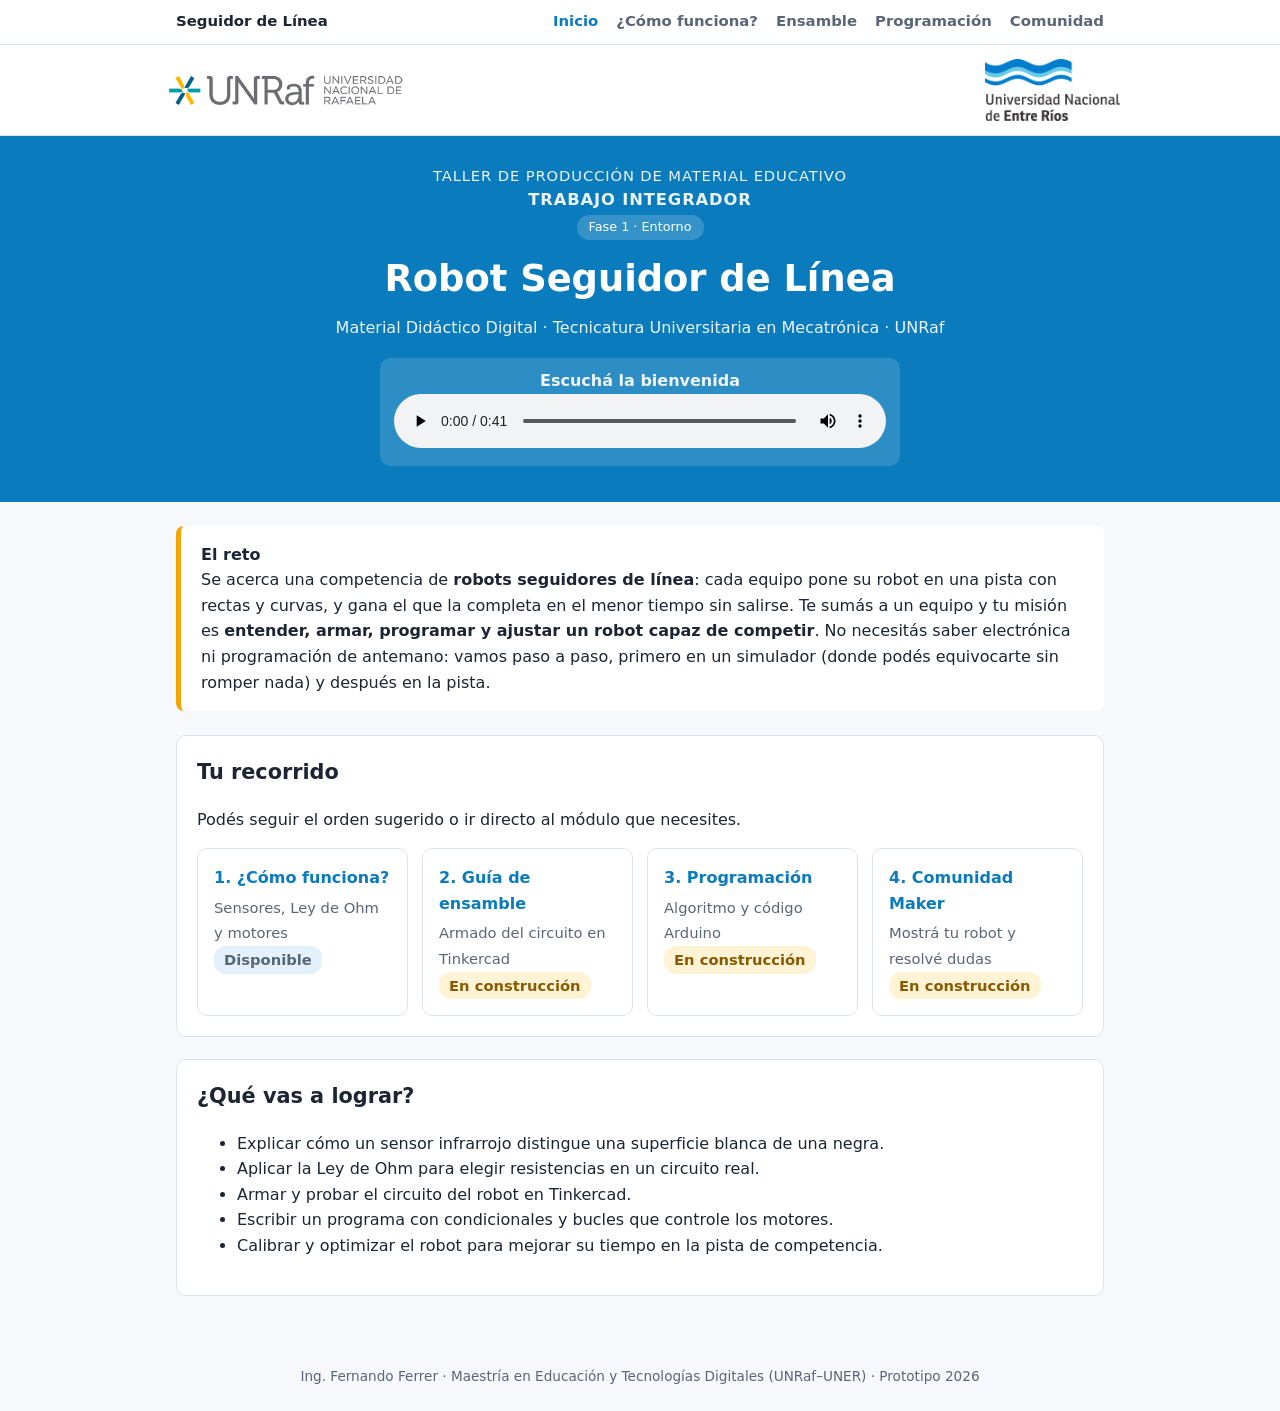
<file: index.html>
<!doctype html>
<html lang="es">
<head>
<meta charset="utf-8">
<meta name="viewport" content="width=device-width, initial-scale=1">
<title>Robot Seguidor de Línea</title>
<meta name="description" content="Material Didáctico Digital de Robótica Educativa para ingresantes a la T.U.M. (UNRaf)">
<link rel="stylesheet" href="styles.css">
</head>
<body>
<nav class="top"><div class="in">
  <a class="marca" href="index.html">Seguidor de Línea</a>
  <a class="activo" href="index.html">Inicio</a>
  <a href="como-funciona.html">¿Cómo funciona?</a>
  <a href="ensamble.html">Ensamble</a>
  <a href="programacion.html">Programación</a>
  <a href="comunidad.html">Comunidad</a>
</div></nav>

<header class="hero">
  <div class="logos">
    <img src="Imagen/Enc-UNRAF-web-3.png" alt="Universidad Nacional de Rafaela (UNRaf)" onerror="this.style.display='none'">
    <img src="Imagen/Logo%20Uner%20Original.png" alt="Universidad Nacional de Entre Ríos (UNER)" onerror="this.style.display='none'">
  </div>
  <p class="copete"><span class="taller">Taller de Producción de Material Educativo</span><br><strong>Trabajo integrador</strong></p>
  <span class="fase">Fase 1 · Entorno</span>
  <h1>Robot Seguidor de Línea</h1>
  <p>Material Didáctico Digital · Tecnicatura Universitaria en Mecatrónica · UNRaf</p>
  <div class="audio-hero">
    <p>Escuchá la bienvenida</p>
    <audio controls preload="metadata">
      <source src="Audio/bienvenida.mp3" type="audio/mpeg">
      Tu navegador no puede reproducir este audio.
    </audio>
  </div>
</header>

<main>
  <div class="reto">
    <strong>El reto</strong><br>
    Se acerca una competencia de <strong>robots seguidores de línea</strong>: cada equipo pone su robot en una pista
    con rectas y curvas, y gana el que la completa en el menor tiempo sin salirse.
    Te sumás a un equipo y tu misión es <strong>entender, armar, programar y ajustar un robot capaz de competir</strong>.
    No necesitás saber electrónica ni programación de antemano: vamos paso a paso, primero en un simulador
    (donde podés equivocarte sin romper nada) y después en la pista.
  </div>


  <section class="caja">
    <h2>Tu recorrido</h2>
    <p>Podés seguir el orden sugerido o ir directo al módulo que necesites.</p>
    <div class="grid">
      <a class="nodo" href="como-funciona.html"><strong>1. ¿Cómo funciona?</strong><span>Sensores, Ley de Ohm y motores</span><br><span class="badge">Disponible</span></a>
      <a class="nodo" href="ensamble.html"><strong>2. Guía de ensamble</strong><span>Armado del circuito en Tinkercad</span><br><span class="badge wip">En construcción</span></a>
      <a class="nodo" href="programacion.html"><strong>3. Programación</strong><span>Algoritmo y código Arduino</span><br><span class="badge wip">En construcción</span></a>
      <a class="nodo" href="comunidad.html"><strong>4. Comunidad Maker</strong><span>Mostrá tu robot y resolvé dudas</span><br><span class="badge wip">En construcción</span></a>
    </div>
  </section>

  <section class="caja">
    <h2>¿Qué vas a lograr?</h2>
    <ul>
      <li>Explicar cómo un sensor infrarrojo distingue una superficie blanca de una negra.</li>
      <li>Aplicar la Ley de Ohm para elegir resistencias en un circuito real.</li>
      <li>Armar y probar el circuito del robot en Tinkercad.</li>
      <li>Escribir un programa con condicionales y bucles que controle los motores.</li>
      <li>Calibrar y optimizar el robot para mejorar su tiempo en la pista de competencia.</li>
    </ul>
  </section>
</main>

<footer>
  Ing. Fernando Ferrer · Maestría en Educación y Tecnologías Digitales (UNRaf–UNER) · Prototipo 2026
</footer>
</body>
</html>
</file>
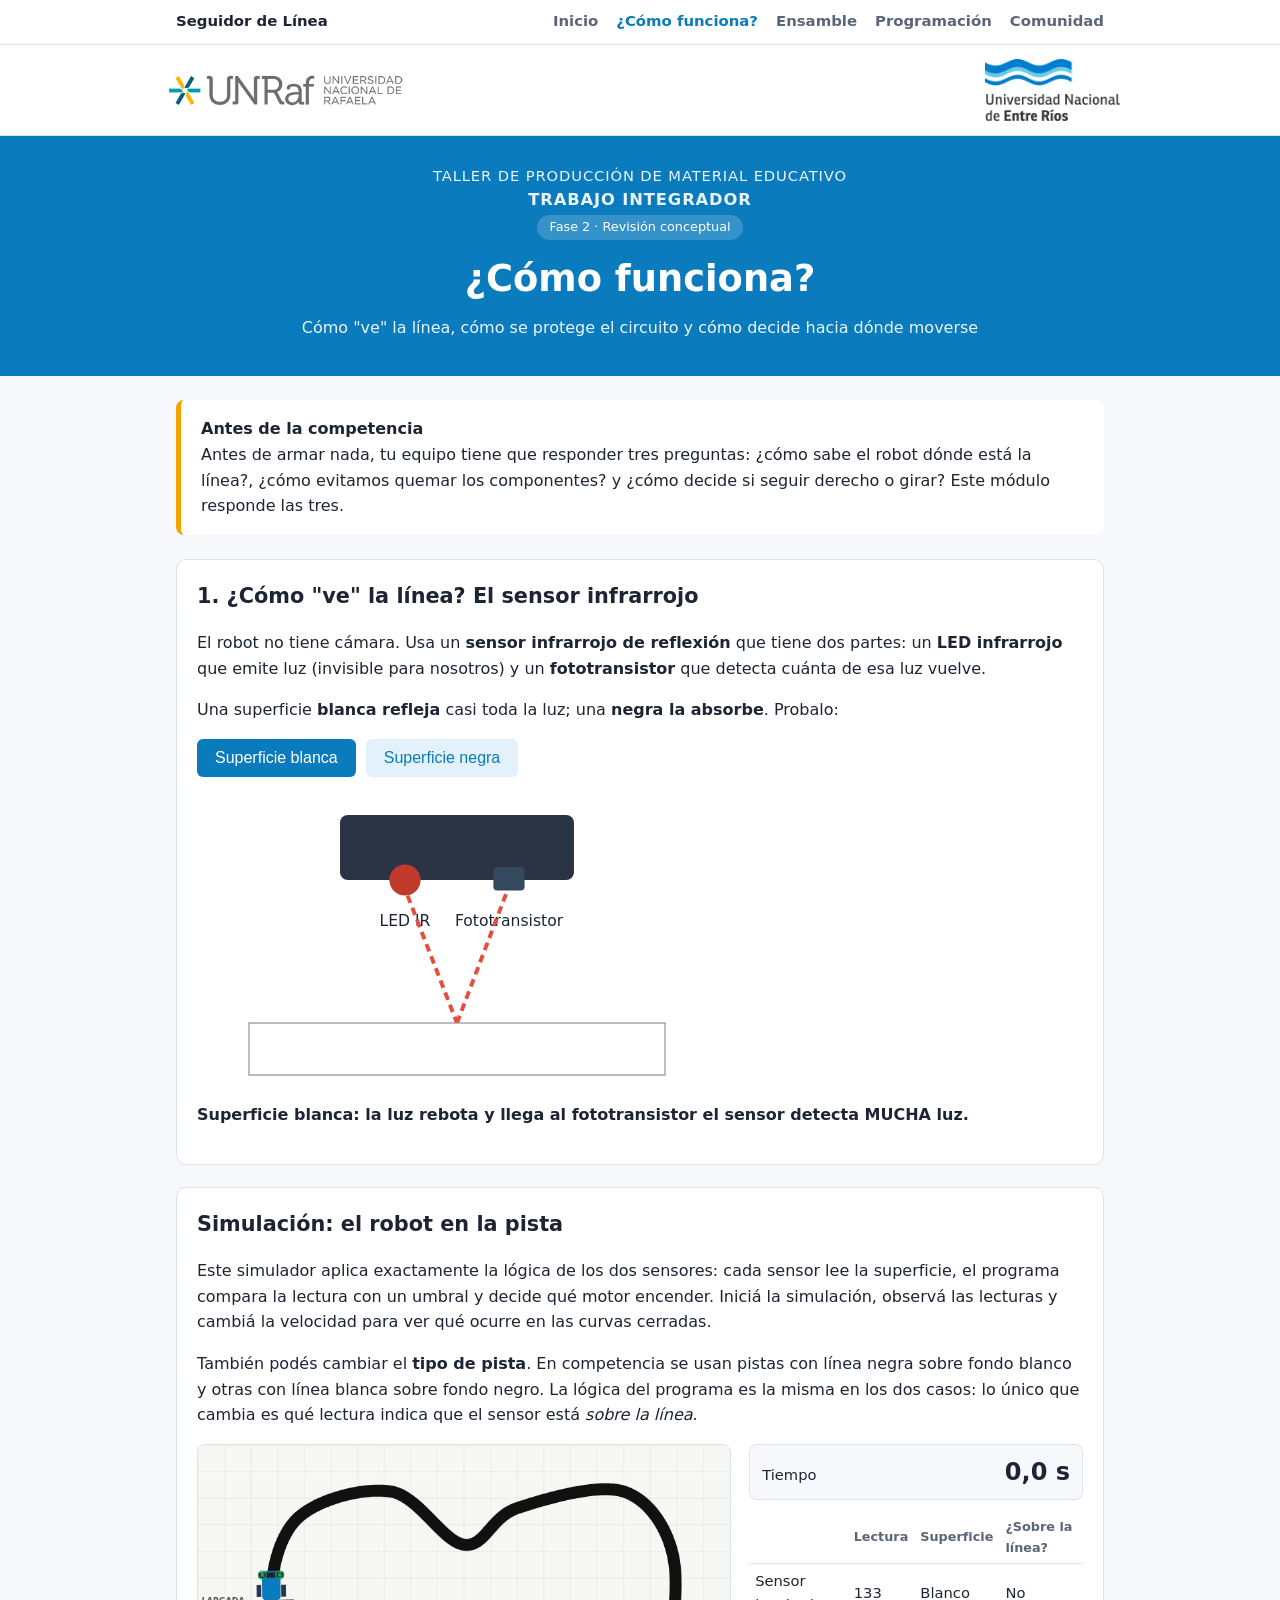
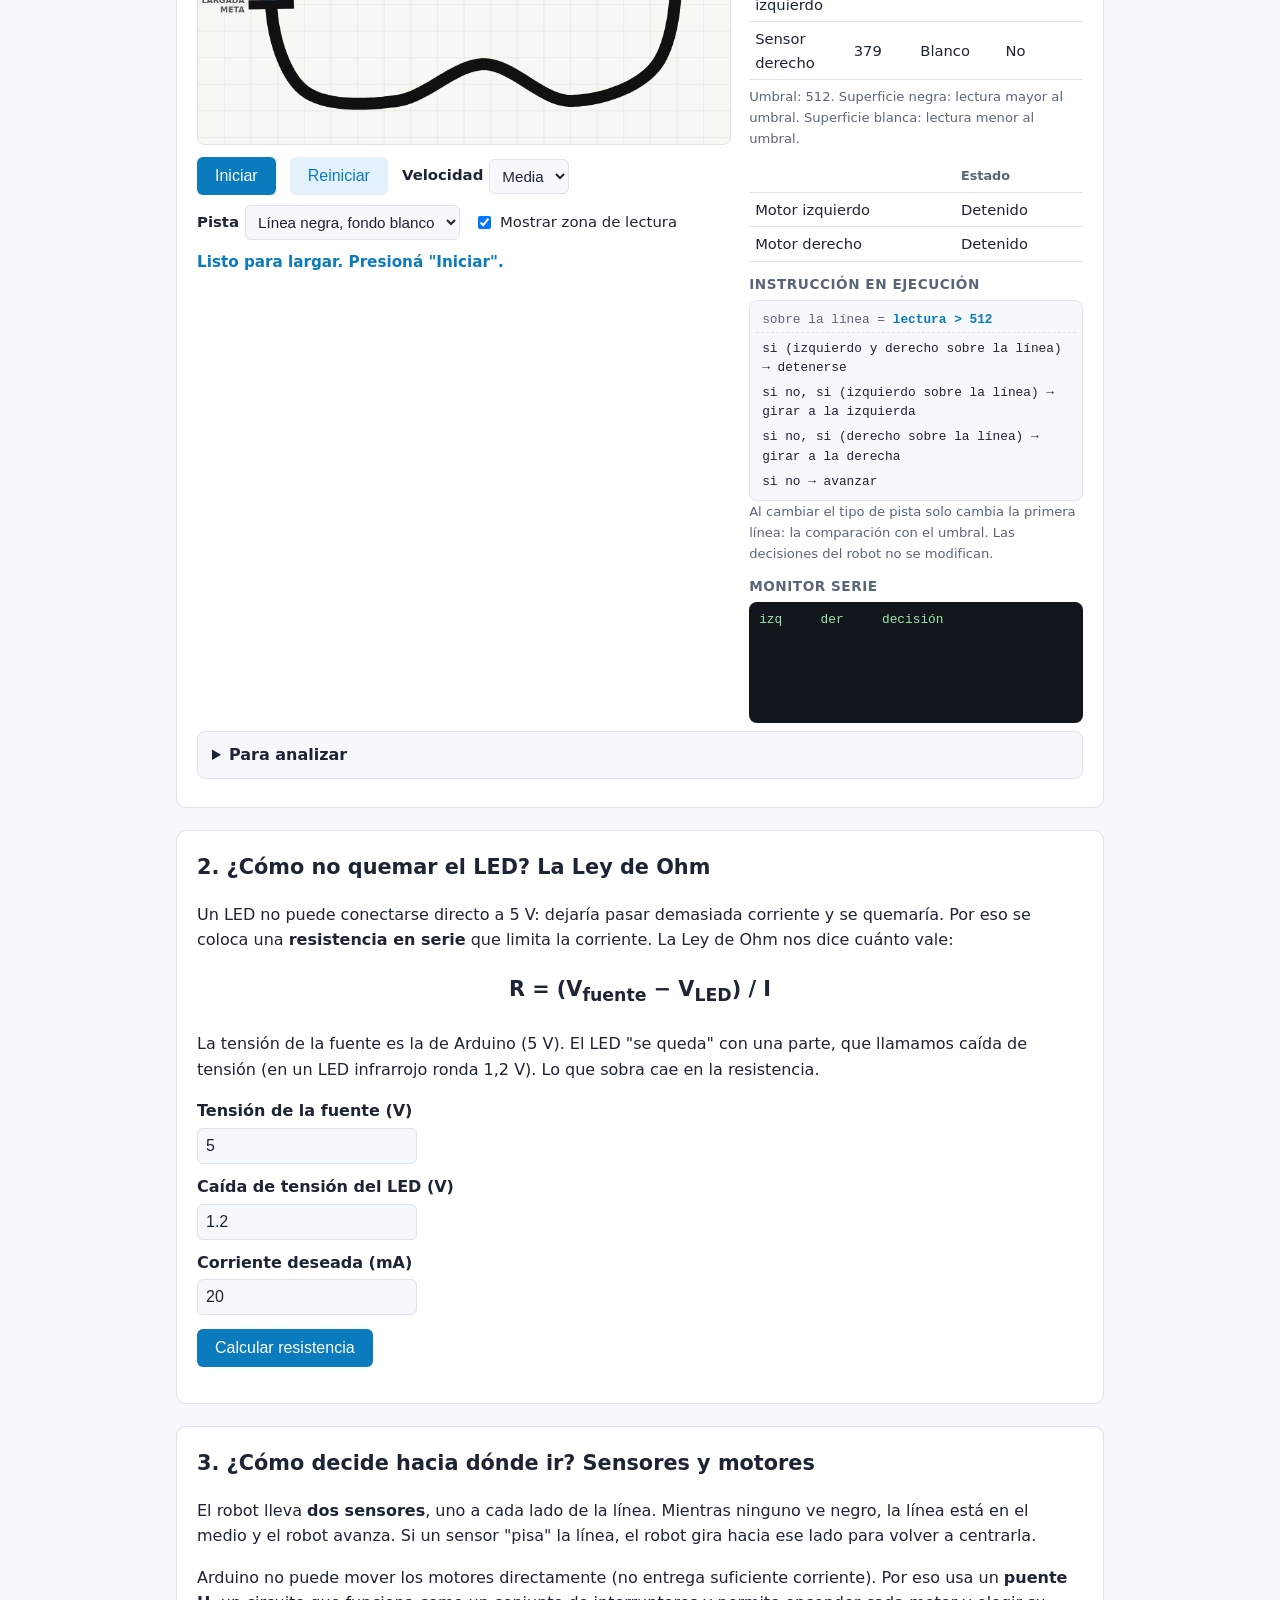
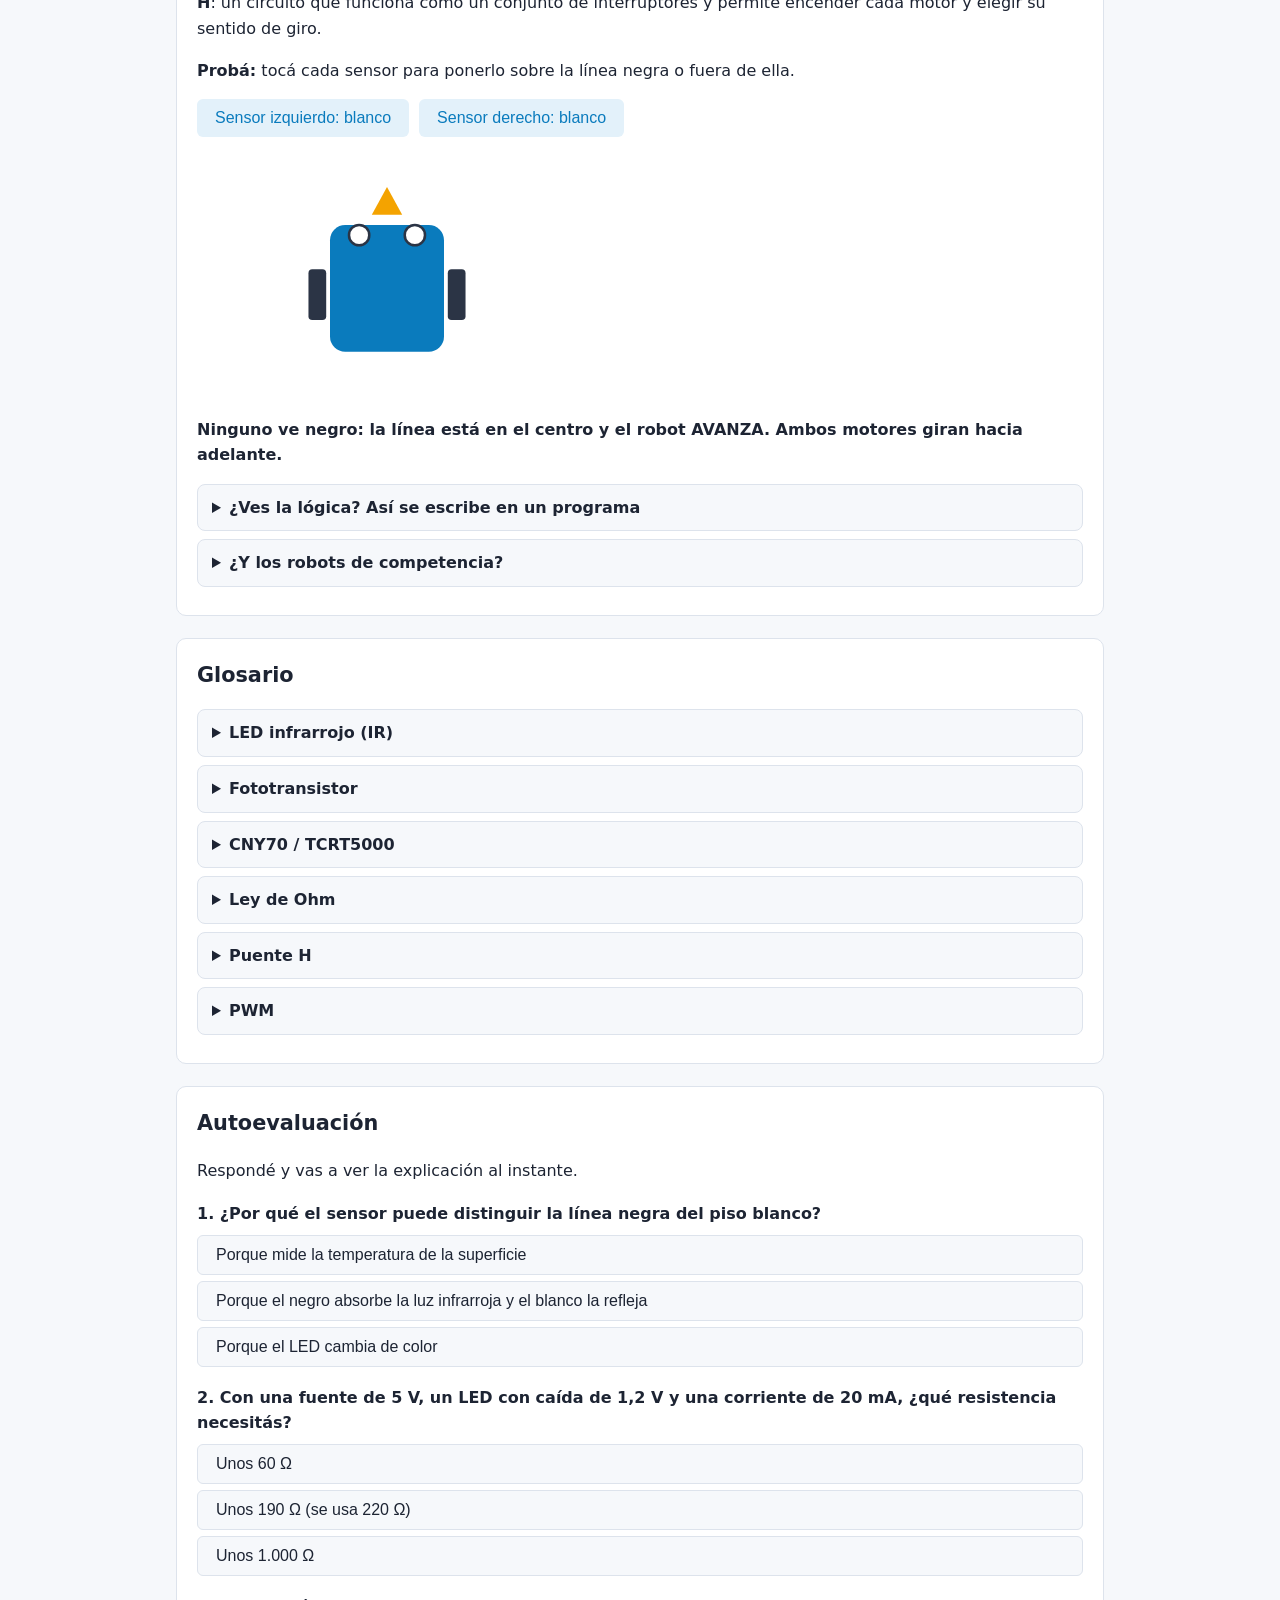
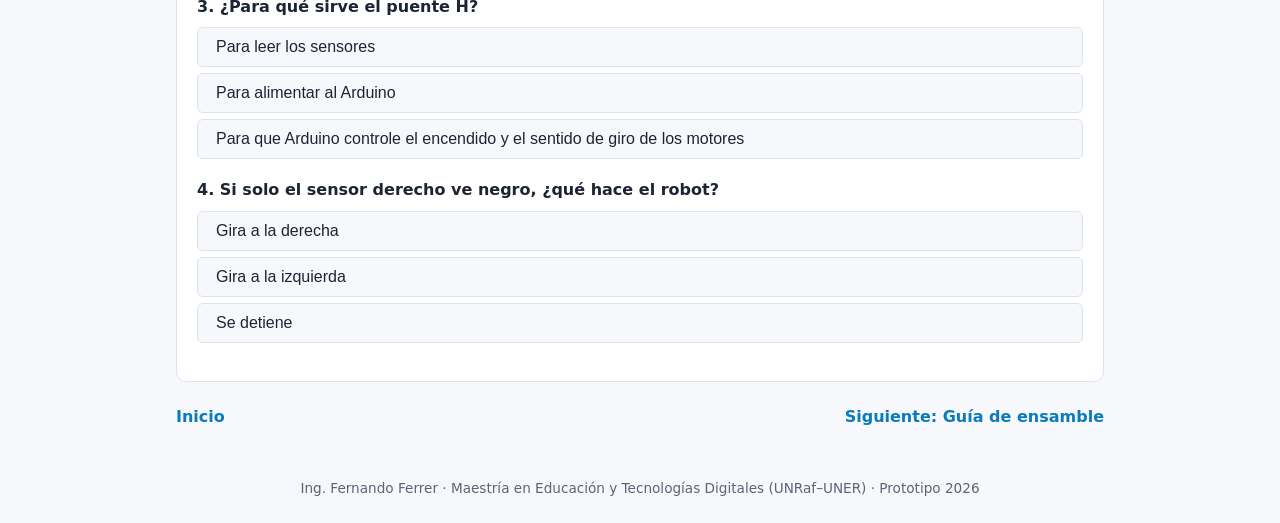
<file: como-funciona.html>
<!doctype html>
<html lang="es">
<head>
<meta charset="utf-8">
<meta name="viewport" content="width=device-width, initial-scale=1">
<title>¿Cómo funciona? · Seguidor de Línea</title>
<link rel="stylesheet" href="styles.css">
</head>
<body>
<nav class="top"><div class="in">
  <a class="marca" href="index.html">Seguidor de Línea</a>
  <a href="index.html">Inicio</a>
  <a class="activo" href="como-funciona.html">¿Cómo funciona?</a>
  <a href="ensamble.html">Ensamble</a>
  <a href="programacion.html">Programación</a>
  <a href="comunidad.html">Comunidad</a>
</div></nav>

<header class="hero">
  <div class="logos">
    <img src="Imagen/Enc-UNRAF-web-3.png" alt="Universidad Nacional de Rafaela (UNRaf)" onerror="this.style.display='none'">
    <img src="Imagen/Logo%20Uner%20Original.png" alt="Universidad Nacional de Entre Ríos (UNER)" onerror="this.style.display='none'">
  </div>
  <p class="copete"><span class="taller">Taller de Producción de Material Educativo</span><br><strong>Trabajo integrador</strong></p>
  <span class="fase">Fase 2 · Revisión conceptual</span>
  <h1>¿Cómo funciona?</h1>
  <p>Cómo "ve" la línea, cómo se protege el circuito y cómo decide hacia dónde moverse</p>
</header>

<main>
  <div class="reto">
    <strong>Antes de la competencia</strong><br>
    Antes de armar nada, tu equipo tiene que responder tres preguntas: ¿cómo sabe el robot dónde está la línea?,
    ¿cómo evitamos quemar los componentes? y ¿cómo decide si seguir derecho o girar?
    Este módulo responde las tres.
  </div>

  <!-- 1. SENSOR -->
  <section class="caja">
    <h2>1. ¿Cómo "ve" la línea? El sensor infrarrojo</h2>
    <p>El robot no tiene cámara. Usa un <strong>sensor infrarrojo de reflexión</strong> que tiene dos partes:
      un <strong>LED infrarrojo</strong> que emite luz (invisible para nosotros) y un <strong>fototransistor</strong> que detecta cuánta de esa luz vuelve.</p>
    <p>Una superficie <strong>blanca refleja</strong> casi toda la luz; una <strong>negra la absorbe</strong>. Probalo:</p>
    <div style="display:flex;gap:10px;flex-wrap:wrap;margin:12px 0">
      <button id="bBlanco" onclick="superficie('blanco')">Superficie blanca</button>
      <button id="bNegro" class="sec" onclick="superficie('negro')">Superficie negra</button>
    </div>
    <svg viewBox="0 0 400 230" style="width:100%;max-width:520px;display:block" role="img" aria-label="Esquema del sensor infrarrojo sobre la superficie">
      <rect x="110" y="20" width="180" height="50" rx="6" fill="#2b3445"/>
      <circle cx="160" cy="70" r="12" fill="#c0392b"/>
      <text x="160" y="105" text-anchor="middle" font-size="12" fill="currentColor">LED IR</text>
      <rect x="228" y="60" width="24" height="18" rx="3" fill="#34495e"/>
      <text x="240" y="105" text-anchor="middle" font-size="12" fill="currentColor">Fototransistor</text>
      <line x1="162" y1="82" x2="200" y2="180" stroke="#e74c3c" stroke-width="3" stroke-dasharray="6 4"/>
      <line id="rayo" x1="200" y1="180" x2="238" y2="80" stroke="#e74c3c" stroke-width="3" stroke-dasharray="6 4"/>
      <rect id="piso" x="40" y="180" width="320" height="40" fill="#ffffff" stroke="#999"/>
    </svg>
    <p class="res" id="lectura"></p>
  </section>

  <!-- SIMULACIÓN -->
  <section class="caja" id="simulacion">
    <h2>Simulación: el robot en la pista</h2>
    <p>Este simulador aplica exactamente la lógica de los dos sensores: cada sensor lee la superficie, el programa compara
      la lectura con un umbral y decide qué motor encender. Iniciá la simulación, observá las lecturas y cambiá la velocidad
      para ver qué ocurre en las curvas cerradas.</p>
    <p>También podés cambiar el <strong>tipo de pista</strong>. En competencia se usan pistas con línea negra sobre fondo
      blanco y otras con línea blanca sobre fondo negro. La lógica del programa es la misma en los dos casos: lo único
      que cambia es qué lectura indica que el sensor está <em>sobre la línea</em>.</p>

    <div class="sim">
      <div class="sim-pista">
        <canvas id="simCanvas" width="800" height="450" aria-label="Simulación de un robot seguidor de línea recorriendo una pista"></canvas>
        <div class="sim-controles">
          <button id="simPlay" type="button">Iniciar</button>
          <button id="simReset" type="button" class="sec">Reiniciar</button>
          <label class="sim-vel">Velocidad
            <select id="simVel">
              <option value="70">Baja</option>
              <option value="120" selected>Media</option>
              <option value="190">Alta</option>
            </select>
          </label>
          <label class="sim-vel">Pista
            <select id="simPista">
              <option value="0" selected>Línea negra, fondo blanco</option>
              <option value="1">Línea blanca, fondo negro</option>
            </select>
          </label>
          <label class="sim-check"><input type="checkbox" id="simRayos" checked> Mostrar zona de lectura</label>
        </div>
        <p class="sim-estado" id="simEstado">Listo para largar. Presioná "Iniciar".</p>
      </div>

      <div class="sim-panel">
        <div class="sim-tiempo"><span>Tiempo</span><strong id="simTiempo">0,0 s</strong></div>

        <table class="sim-tabla">
          <thead><tr><th></th><th>Lectura</th><th>Superficie</th><th>¿Sobre la línea?</th></tr></thead>
          <tbody>
            <tr><td>Sensor izquierdo</td><td id="lecIzq">—</td><td id="supIzq">—</td><td id="linIzq">—</td></tr>
            <tr><td>Sensor derecho</td><td id="lecDer">—</td><td id="supDer">—</td><td id="linDer">—</td></tr>
          </tbody>
        </table>
        <p class="sim-nota">Umbral: 512. Superficie negra: lectura mayor al umbral. Superficie blanca: lectura menor al umbral.</p>

        <table class="sim-tabla">
          <thead><tr><th></th><th>Estado</th></tr></thead>
          <tbody>
            <tr><td>Motor izquierdo</td><td id="motIzq">Detenido</td></tr>
            <tr><td>Motor derecho</td><td id="motDer">Detenido</td></tr>
          </tbody>
        </table>

        <p class="sim-sub">Instrucción en ejecución</p>
        <div class="sim-codigo">
          <span class="def">sobre la línea = <b id="cDef">lectura &gt; 512</b></span>
          <span id="c0">si (izquierdo y derecho sobre la línea) → detenerse</span>
          <span id="c1">si no, si (izquierdo sobre la línea) → girar a la izquierda</span>
          <span id="c2">si no, si (derecho sobre la línea) → girar a la derecha</span>
          <span id="c3">si no → avanzar</span>
        </div>
        <p class="sim-nota">Al cambiar el tipo de pista solo cambia la primera línea: la comparación con el umbral. Las decisiones del robot no se modifican.</p>

        <p class="sim-sub">Monitor serie</p>
        <pre class="sim-monitor" id="simMonitor"></pre>
      </div>
    </div>

    <details>
      <summary>Para analizar</summary>
      <ul>
        <li>¿Por qué el robot avanza "zigzagueando" en lugar de ir derecho sobre la línea?</li>
        <li>¿Qué pasa en la curva más cerrada cuando la velocidad es alta? ¿Por qué ocurre?</li>
        <li>¿Por qué se detiene al llegar a la franja de meta? Revisá la primera condición del programa.</li>
        <li>Compará las lecturas en los dos tipos de pista. ¿Qué cambió en el programa y qué se mantuvo igual? ¿Qué pasaría si no se ajustara la comparación con el umbral?</li>
        <li>Si fueras parte de un equipo de competencia, ¿qué cambiarías para bajar el tiempo sin salirte de la pista?</li>
      </ul>
    </details>
  </section>

  <!-- 2. OHM -->
  <section class="caja">
    <h2>2. ¿Cómo no quemar el LED? La Ley de Ohm</h2>
    <p>Un LED no puede conectarse directo a 5 V: dejaría pasar demasiada corriente y se quemaría.
      Por eso se coloca una <strong>resistencia en serie</strong> que limita la corriente. La Ley de Ohm nos dice cuánto vale:</p>
    <p style="text-align:center;font-size:1.3rem;font-weight:700">R = (V<sub>fuente</sub> − V<sub>LED</sub>) / I</p>
    <p>La tensión de la fuente es la de Arduino (5 V). El LED "se queda" con una parte, que llamamos caída de tensión
      (en un LED infrarrojo ronda 1,2 V). Lo que sobra cae en la resistencia.</p>
    <label for="vf">Tensión de la fuente (V)</label>
    <input id="vf" type="number" value="5" step="0.1">
    <label for="vl">Caída de tensión del LED (V)</label>
    <input id="vl" type="number" value="1.2" step="0.1">
    <label for="ma">Corriente deseada (mA)</label>
    <input id="ma" type="number" value="20" step="1">
    <div style="margin-top:14px"><button onclick="calcular()">Calcular resistencia</button></div>
    <p class="res" id="resOhm"></p>
  </section>

  <!-- 3. DECISION -->
  <section class="caja">
    <h2>3. ¿Cómo decide hacia dónde ir? Sensores y motores</h2>
    <p>El robot lleva <strong>dos sensores</strong>, uno a cada lado de la línea. Mientras ninguno ve negro, la línea está en el medio y el robot avanza.
      Si un sensor "pisa" la línea, el robot gira hacia ese lado para volver a centrarla.</p>
    <p>Arduino no puede mover los motores directamente (no entrega suficiente corriente). Por eso usa un <strong>puente H</strong>:
      un circuito que funciona como un conjunto de interruptores y permite encender cada motor y elegir su sentido de giro.</p>
    <p><strong>Probá:</strong> tocá cada sensor para ponerlo sobre la línea negra o fuera de ella.</p>
    <div style="display:flex;gap:10px;flex-wrap:wrap;margin:12px 0">
      <button id="sIzq" class="sec" onclick="toggle('izq')">Sensor izquierdo: blanco</button>
      <button id="sDer" class="sec" onclick="toggle('der')">Sensor derecho: blanco</button>
    </div>
    <svg viewBox="0 0 300 200" style="width:100%;max-width:380px;display:block" role="img" aria-label="Robot visto desde arriba">
      <g id="robot" style="transition:transform .4s" transform-origin="150 110">
        <rect x="105" y="60" width="90" height="100" rx="12" fill="#0a7bbd"/>
        <rect x="88" y="95" width="14" height="40" rx="3" fill="#2b3445"/>
        <rect x="198" y="95" width="14" height="40" rx="3" fill="#2b3445"/>
        <circle id="ledIzq" cx="128" cy="68" r="8" fill="#fff" stroke="#2b3445" stroke-width="2"/>
        <circle id="ledDer" cx="172" cy="68" r="8" fill="#fff" stroke="#2b3445" stroke-width="2"/>
        <polygon points="150,30 138,52 162,52" fill="#f4a300"/>
      </g>
    </svg>
    <p class="res" id="decision"></p>
    <details><summary>¿Ves la lógica? Así se escribe en un programa</summary>
<pre style="overflow-x:auto;font-size:.9rem">si (izquierdo ve negro Y derecho ve negro)  detenerse
si no, si (izquierdo ve negro)              girar a la izquierda
si no, si (derecho ve negro)                girar a la derecha
si no                                       avanzar</pre>
      Esto es una <strong>estructura condicional</strong>. En el módulo de Programación la vas a escribir en Arduino.
    </details>
    <details><summary>¿Y los robots de competencia?</summary>
      Con dos sensores el robot sigue la línea, pero "zigzaguea" y pierde tiempo. Los robots de competencia usan
      una <strong>barra de varios sensores</strong> (5 a 8) para saber <em>cuánto</em> se desvió de la línea, y regulan
      la velocidad de cada motor con <strong>PWM</strong> en lugar de solo encenderlos o apagarlos. Así pueden tomar
      las curvas sin frenar. Es el paso que vas a dar en el módulo de Programación.
    </details>
  </section>

  <!-- GLOSARIO -->
  <section class="caja">
    <h2>Glosario</h2>
    <details><summary>LED infrarrojo (IR)</summary>Diodo que emite luz infrarroja, invisible para el ojo humano pero detectable por sensores.</details>
    <details><summary>Fototransistor</summary>Componente que deja pasar más o menos corriente según la cantidad de luz que recibe.</details>
    <details><summary>CNY70 / TCRT5000</summary>Modelos comerciales de sensor de reflexión que traen el LED IR y el fototransistor en una misma pieza.</details>
    <details><summary>Ley de Ohm</summary>Relación entre tensión (V), corriente (I) y resistencia (R): V = I × R.</details>
    <details><summary>Puente H</summary>Circuito (por ejemplo L293D o L298N) que permite controlar el encendido y el sentido de giro de un motor de corriente continua.</details>
    <details><summary>PWM</summary>Modulación por ancho de pulso: una forma de regular la velocidad del motor encendiéndolo y apagándolo muy rápido.</details>
  </section>

  <!-- QUIZ -->
  <section class="caja">
    <h2>Autoevaluación</h2>
    <p>Respondé y vas a ver la explicación al instante.</p>
    <div id="quiz"></div>
    <p class="res" id="puntaje"></p>
  </section>

  <div class="pasos">
    <a href="index.html">Inicio</a>
    <a href="ensamble.html">Siguiente: Guía de ensamble </a>
  </div>
</main>

<footer>
  Ing. Fernando Ferrer · Maestría en Educación y Tecnologías Digitales (UNRaf–UNER) · Prototipo 2026
</footer>

<script>
// 1. Sensor
function superficie(tipo){
  var blanco = tipo === 'blanco';
  document.getElementById('piso').setAttribute('fill', blanco ? '#ffffff' : '#111111');
  var r = document.getElementById('rayo');
  r.setAttribute('opacity', blanco ? '1' : '0.12');
  document.getElementById('bBlanco').className = blanco ? '' : 'sec';
  document.getElementById('bNegro').className = blanco ? 'sec' : '';
  document.getElementById('lectura').textContent = blanco
    ? 'Superficie blanca: la luz rebota y llega al fototransistor el sensor detecta MUCHA luz.'
    : 'Superficie negra: la luz se absorbe y casi no vuelve el sensor detecta POCA luz. ¡Encontró la línea!';
}
superficie('blanco');

// 2. Ohm
var E12 = [1,1.2,1.5,1.8,2.2,2.7,3.3,3.9,4.7,5.6,6.8,8.2];
function comercial(r){
  var d = Math.pow(10, Math.floor(Math.log10(r)));
  for (var k = 0; k < 2; k++){
    for (var i = 0; i < E12.length; i++){ var v = E12[i]*d; if (v >= r - 1e-9) return v; }
    d *= 10;
  }
  return r;
}
function calcular(){
  var vf = parseFloat(document.getElementById('vf').value);
  var vl = parseFloat(document.getElementById('vl').value);
  var i = parseFloat(document.getElementById('ma').value) / 1000;
  var out = document.getElementById('resOhm');
  if (!(vf > 0) || !(vl >= 0) || !(i > 0)) { out.textContent = 'Revisá los valores: deben ser mayores a cero.'; return; }
  if (vl >= vf) { out.textContent = 'La caída del LED tiene que ser menor que la tensión de la fuente.'; return; }
  var r = (vf - vl) / i;
  var c = comercial(r);
  out.textContent = 'R = (' + vf + ' − ' + vl + ') / ' + i + ' A = ' + r.toFixed(0) +
    ' Ω   usá el valor comercial ' + (c >= 1000 ? (c/1000) + ' kΩ' : c.toFixed(0) + ' Ω') +
    ' (siempre el inmediato superior, así la corriente queda un poco por debajo del límite).';
}

// 3. Decision
var est = {izq:false, der:false};
function toggle(lado){
  est[lado] = !est[lado];
  var b = document.getElementById(lado === 'izq' ? 'sIzq' : 'sDer');
  b.textContent = 'Sensor ' + (lado === 'izq' ? 'izquierdo' : 'derecho') + ': ' + (est[lado] ? 'NEGRO' : 'blanco');
  b.className = est[lado] ? '' : 'sec';
  document.getElementById(lado === 'izq' ? 'ledIzq' : 'ledDer').setAttribute('fill', est[lado] ? '#111' : '#fff');
  decidir();
}
function decidir(){
  var t, ang = 0;
  if (est.izq && est.der){ t = 'Ambos ven negro (cruce o fin de pista): el robot se DETIENE. Los dos motores se apagan.'; }
  else if (est.izq){ t = 'La línea quedó a la izquierda: el robot GIRA A LA IZQUIERDA. Se frena el motor izquierdo y sigue el derecho.'; ang = -25; }
  else if (est.der){ t = 'La línea quedó a la derecha: el robot GIRA A LA DERECHA. Se frena el motor derecho y sigue el izquierdo.'; ang = 25; }
  else { t = 'Ninguno ve negro: la línea está en el centro y el robot AVANZA. Ambos motores giran hacia adelante.'; }
  document.getElementById('robot').setAttribute('transform', 'rotate(' + ang + ' 150 110)');
  document.getElementById('decision').textContent = t;
}
decidir();

// Quiz
var preguntas = [
  {p:'¿Por qué el sensor puede distinguir la línea negra del piso blanco?',
   o:['Porque mide la temperatura de la superficie','Porque el negro absorbe la luz infrarroja y el blanco la refleja','Porque el LED cambia de color'], c:1,
   e:'El fototransistor recibe mucha luz reflejada sobre blanco y muy poca sobre negro.'},
  {p:'Con una fuente de 5 V, un LED con caída de 1,2 V y una corriente de 20 mA, ¿qué resistencia necesitás?',
   o:['Unos 60 Ω','Unos 190 Ω (se usa 220 Ω)','Unos 1.000 Ω'], c:1,
   e:'R = (5 − 1,2) / 0,02 = 190 Ω. Se elige el valor comercial superior: 220 Ω.'},
  {p:'¿Para qué sirve el puente H?',
   o:['Para leer los sensores','Para alimentar al Arduino','Para que Arduino controle el encendido y el sentido de giro de los motores'], c:2,
   e:'Arduino da muy poca corriente; el puente H maneja la potencia de los motores siguiendo sus órdenes.'},
  {p:'Si solo el sensor derecho ve negro, ¿qué hace el robot?',
   o:['Gira a la derecha','Gira a la izquierda','Se detiene'], c:0,
   e:'La línea se corrió hacia la derecha, así que el robot gira hacia ese lado para volver a centrarla.'}
];
var aciertos = 0, respondidas = 0;
var qz = document.getElementById('quiz');
preguntas.forEach(function(q, n){
  var d = document.createElement('div'); d.className = 'pregunta';
  var h = document.createElement('p'); h.textContent = (n+1) + '. ' + q.p; d.appendChild(h);
  var fb = document.createElement('div'); fb.className = 'fb';
  q.o.forEach(function(txt, k){
    var b = document.createElement('button'); b.className = 'opc'; b.textContent = txt;
    b.onclick = function(){
      if (d.dataset.ok) return; d.dataset.ok = '1'; respondidas++;
      var bien = k === q.c; if (bien) aciertos++;
      b.classList.add(bien ? 'ok' : 'mal');
      d.querySelectorAll('.opc')[q.c].classList.add('ok');
      fb.textContent = (bien ? '¡Correcto! ' : 'No exactamente. ') + q.e;
      if (respondidas === preguntas.length)
        document.getElementById('puntaje').textContent = 'Resultado: ' + aciertos + ' de ' + preguntas.length +
          (aciertos === preguntas.length ? ' ¡Listo para el ensamble!' : ' · Repasá las secciones y volvé a intentarlo recargando la página.');
    };
    d.appendChild(b);
  });
  d.appendChild(fb); qz.appendChild(d);
});

// ===== Simulación del seguidor de línea =====
(function(){
  var cv = document.getElementById('simCanvas');
  if (!cv) return;
  var W = 800, H = 450, ctx = cv.getContext('2d');
  var dpr = Math.min(window.devicePixelRatio || 1, 2);
  cv.width = W * dpr; cv.height = H * dpr; ctx.setTransform(dpr, 0, 0, dpr, 0, 0);

  // --- Pista: spline cerrada (Catmull-Rom) ---
  var ctrl = [[110,240],[150,110],[290,70],[400,150],[480,95],[640,70],[715,170],[690,330],[560,385],[430,330],[300,385],[160,370]];
  var pista = [];
  (function(){
    var n = ctrl.length, pasos = 40;
    for (var i = 0; i < n; i++){
      var p0 = ctrl[(i-1+n)%n], p1 = ctrl[i], p2 = ctrl[(i+1)%n], p3 = ctrl[(i+2)%n];
      for (var s = 0; s < pasos; s++){
        var t = s/pasos, t2 = t*t, t3 = t2*t;
        pista.push([
          0.5*((2*p1[0]) + (-p0[0]+p2[0])*t + (2*p0[0]-5*p1[0]+4*p2[0]-p3[0])*t2 + (-p0[0]+3*p1[0]-3*p2[0]+p3[0])*t3),
          0.5*((2*p1[1]) + (-p0[1]+p2[1])*t + (2*p0[1]-5*p1[1]+4*p2[1]-p3[1])*t2 + (-p0[1]+3*p1[1]-3*p2[1]+p3[1])*t3)
        ]);
      }
    }
  })();
  var ANCHO_LINEA = 18;

  // Punto de largada / meta
  var iM = 0, pm = pista[iM], pn = pista[iM+3];
  var angM = Math.atan2(pn[1]-pm[1], pn[0]-pm[0]);

  // --- Lienzo oculto con la pista (para leer los sensores) ---
  var off = document.createElement('canvas'); off.width = W; off.height = H;
  var oc = off.getContext('2d');
  var INV = false;   // false: línea negra sobre blanco · true: línea blanca sobre negro
  function dibujarPista(c, conDetalles){
    var colFondo = INV ? '#141414' : '#f7f7f4', colLinea = INV ? '#f7f7f4' : '#111';
    c.fillStyle = colFondo; c.fillRect(0, 0, W, H);
    if (conDetalles){
      c.strokeStyle = INV ? '#262626' : '#e6e6e0'; c.lineWidth = 1;
      for (var x = 0; x < W; x += 40){ c.beginPath(); c.moveTo(x,0); c.lineTo(x,H); c.stroke(); }
      for (var y = 0; y < H; y += 40){ c.beginPath(); c.moveTo(0,y); c.lineTo(W,y); c.stroke(); }
    }
    c.strokeStyle = colLinea; c.lineWidth = ANCHO_LINEA; c.lineJoin = 'round'; c.lineCap = 'round';
    c.beginPath(); c.moveTo(pista[0][0], pista[0][1]);
    for (var i = 1; i < pista.length; i++) c.lineTo(pista[i][0], pista[i][1]);
    c.closePath(); c.stroke();
    // franja de meta (perpendicular a la línea)
    c.save(); c.translate(pm[0], pm[1]); c.rotate(angM);
    c.fillStyle = colLinea; c.fillRect(-7, -34, 14, 68);
    if (conDetalles){
      c.rotate(-angM); c.fillStyle = INV ? '#aaa' : '#555'; c.font = '600 12px system-ui, sans-serif'; c.textAlign = 'right';
      c.fillText('LARGADA', -40, -2); c.fillText('META', -40, 12);
    }
    c.restore();
  }
  dibujarPista(oc, false);
  var pix = oc.getImageData(0, 0, W, H).data;
  function sobreLinea(v){ return INV ? v < UMBRAL : v > UMBRAL; }
  function oscuro(x, y){
    x = Math.round(x); y = Math.round(y);
    if (x < 0 || y < 0 || x >= W || y >= H) return INV ? 1 : 0;
    var k = (y*W + x)*4; return 1 - (pix[k] + pix[k+1] + pix[k+2]) / 765;
  }
  // lectura analógica estilo analogRead (0-1023): promedio de una pequeña zona
  function leer(x, y){
    var s = 0, n = 0;
    for (var dx = -3; dx <= 3; dx += 1.5) for (var dy = -3; dy <= 3; dy += 1.5){ s += oscuro(x+dx, y+dy); n++; }
    var v = 90 + (s/n) * 830 + (Math.random()-0.5) * 30;
    return Math.max(0, Math.min(1023, Math.round(v)));
  }
  function distPista(x, y){
    var m = 1e9;
    for (var i = 0; i < pista.length; i += 2){ var dx = pista[i][0]-x, dy = pista[i][1]-y, d = dx*dx+dy*dy; if (d < m) m = d; }
    return Math.sqrt(m);
  }

  // --- Robot ---
  var EJE = 30, ADEL = 24, SEP = 13;   // distancia entre ruedas, sensores adelante del eje, separación lateral
  var UMBRAL = 512;
  var CICLO = 0.03, TAU = 0.16;   // ciclo del programa (s) e inercia de los motores (s)
  var rueda = {izq:0, der:0}, tCiclo = 0;
  var r, corriendo = false, terminado = false, tiempo = 0, recorrido = 0, ultimoLog = 0, ultimoT = null;
  var lec = {izq:0, der:0}, mot = {izq:0, der:0}, regla = 3;
  var el = function(id){ return document.getElementById(id); };
  var monitor = [];

  function reiniciar(){
    var p = pista[iM+6];
    r = {x: p[0], y: p[1], a: angM};
    corriendo = false; terminado = false; tiempo = 0; recorrido = 0; ultimoLog = 0; monitor = [];
    mot.izq = mot.der = 0; rueda.izq = rueda.der = 0; tCiclo = 0; regla = 3;
    sensar(); actualizarPanel();
    el('simPlay').textContent = 'Iniciar'; el('simPlay').disabled = false;
    el('simEstado').textContent = 'Listo para largar. Presioná "Iniciar".';
    el('simMonitor').textContent = 'izq\tder\tdecisión';
    dibujar();
  }
  function posSensores(){
    var c = Math.cos(r.a), s = Math.sin(r.a);
    var fx = r.x + c*ADEL, fy = r.y + s*ADEL;
    return {izq: [fx + s*SEP, fy - c*SEP], der: [fx - s*SEP, fy + c*SEP]};
  }
  function sensar(){
    var ps = posSensores();
    lec.izq = leer(ps.izq[0], ps.izq[1]); lec.der = leer(ps.der[0], ps.der[1]);
  }
  var NOMBRES = ['detenerse', 'girar a la izquierda', 'girar a la derecha', 'avanzar'];
  function decidir(v){
    var ni = sobreLinea(lec.izq), nd = sobreLinea(lec.der);
    if (ni && nd && recorrido > 300 && Math.hypot(r.x-pm[0], r.y-pm[1]) < 45){ regla = 0; mot.izq = 0; mot.der = 0; }
    else if (ni && !nd){ regla = 1; mot.izq = 0; mot.der = v; }
    else if (nd && !ni){ regla = 2; mot.izq = v; mot.der = 0; }
    else { regla = 3; mot.izq = v; mot.der = v; }
  }
  function paso(dt){
    var v = parseFloat(el('simVel').value);
    tCiclo -= dt;
    if (tCiclo <= 0){ sensar(); decidir(v); tCiclo += CICLO; }
    var kk = 1 - Math.exp(-dt / TAU);
    rueda.izq += (mot.izq - rueda.izq) * kk; rueda.der += (mot.der - rueda.der) * kk;
    if (regla === 0){
      corriendo = false; terminado = true;
      el('simEstado').textContent = 'Llegó a la meta: ambos sensores quedaron sobre la franja de meta y el robot se detuvo. Tiempo de vuelta: ' + fmt(tiempo) + '.';
      el('simPlay').textContent = 'Iniciar'; el('simPlay').disabled = true;
      log(true); return;
    }
    var avance = (rueda.izq + rueda.der) / 2;
    r.a += (rueda.izq - rueda.der) / EJE * dt;   // motor izquierdo detenido -> gira a la izquierda
    r.x += Math.cos(r.a) * avance * dt; r.y += Math.sin(r.a) * avance * dt;
    recorrido += avance * dt; tiempo += dt;
    if (distPista(r.x, r.y) > 48){
      corriendo = false; terminado = true;
      el('simEstado').textContent = 'El robot se salió de la pista. A esta velocidad no alcanza a corregir en la curva: probá con una velocidad menor y presioná "Reiniciar".';
      el('simPlay').textContent = 'Iniciar'; el('simPlay').disabled = true;
    }
  }
  function fmt(t){ return t.toFixed(1).replace('.', ',') + ' s'; }
  function log(forzar){
    if (!forzar && tiempo - ultimoLog < 0.25) return;
    ultimoLog = tiempo;
    monitor.push(lec.izq + '\t' + lec.der + '\t' + NOMBRES[regla]);
    if (monitor.length > 7) monitor.shift();
    el('simMonitor').textContent = 'izq\tder\tdecisión\n' + monitor.join('\n');
  }
  function estadoMotor(v){ return v > 0 ? 'Adelante' : 'Detenido'; }
  function actualizarPanel(){
    el('lecIzq').textContent = lec.izq; el('lecDer').textContent = lec.der;
    el('supIzq').textContent = lec.izq > UMBRAL ? 'Negro' : 'Blanco';
    el('supDer').textContent = lec.der > UMBRAL ? 'Negro' : 'Blanco';
    el('linIzq').textContent = sobreLinea(lec.izq) ? 'Sí' : 'No';
    el('linDer').textContent = sobreLinea(lec.der) ? 'Sí' : 'No';
    el('linIzq').className = sobreLinea(lec.izq) ? 'neg' : '';
    el('linDer').className = sobreLinea(lec.der) ? 'neg' : '';
    el('motIzq').textContent = estadoMotor(mot.izq); el('motDer').textContent = estadoMotor(mot.der);
    el('motIzq').className = mot.izq > 0 ? 'on' : ''; el('motDer').className = mot.der > 0 ? 'on' : '';
    for (var i = 0; i < 4; i++) el('c'+i).className = (i === regla && (corriendo || terminado)) ? 'activa' : '';
    el('simTiempo').textContent = fmt(tiempo);
  }

  // --- Dibujo ---
  var fondo = document.createElement('canvas'); fondo.width = W*dpr; fondo.height = H*dpr;
  var fc = fondo.getContext('2d'); fc.setTransform(dpr,0,0,dpr,0,0); dibujarPista(fc, true);
  var rastro = [];
  function dibujar(){
    ctx.setTransform(1,0,0,1,0,0); ctx.drawImage(fondo, 0, 0); ctx.setTransform(dpr,0,0,dpr,0,0);
    // rastro
    if (rastro.length > 1){
      ctx.strokeStyle = 'rgba(10,123,189,.45)'; ctx.lineWidth = 2; ctx.beginPath();
      ctx.moveTo(rastro[0][0], rastro[0][1]);
      for (var i = 1; i < rastro.length; i++) ctx.lineTo(rastro[i][0], rastro[i][1]);
      ctx.stroke();
    }
    var ps = posSensores();
    ctx.save(); ctx.translate(r.x, r.y); ctx.rotate(r.a);
    // ruedas
    ctx.fillStyle = '#2b3445';
    ctx.fillRect(-9, -EJE/2-7, 18, 7); ctx.fillRect(-9, EJE/2, 18, 7);
    // chasis
    ctx.fillStyle = '#0a7bbd'; ctx.beginPath();
    if (ctx.roundRect) ctx.roundRect(-14, -EJE/2+1, ADEL+20, EJE-2, 6); else ctx.rect(-14, -EJE/2+1, ADEL+20, EJE-2);
    ctx.fill();
    // placa de sensores
    ctx.fillStyle = '#1d2433'; ctx.fillRect(ADEL-4, -SEP-6, 8, 2*SEP+12);
    ctx.restore();
    // sensores
    [['izq', ps.izq], ['der', ps.der]].forEach(function(s){
      var negro = sobreLinea(lec[s[0]]);
      if (el('simRayos').checked){
        ctx.strokeStyle = negro ? 'rgba(214,69,69,.9)' : 'rgba(31,157,85,.9)'; ctx.lineWidth = 2;
        ctx.beginPath(); ctx.arc(s[1][0], s[1][1], 6, 0, Math.PI*2); ctx.stroke();
      }
      ctx.fillStyle = negro ? '#d64545' : '#1f9d55';
      ctx.beginPath(); ctx.arc(s[1][0], s[1][1], 3, 0, Math.PI*2); ctx.fill();
    });
  }

  var PASO = 0.004, acum = 0;   // paso fijo de simulación (s)
  function bucle(ts){
    if (corriendo){
      if (ultimoT === null) ultimoT = ts;
      var dt = Math.min((ts - ultimoT)/1000, 0.05); ultimoT = ts;
      acum += dt;
      while (acum >= PASO && corriendo){ paso(PASO); acum -= PASO; }
      rastro.push([r.x, r.y]); if (rastro.length > 260) rastro.shift();
      if (corriendo) log(false);
      actualizarPanel(); dibujar();
    } else ultimoT = null;
    requestAnimationFrame(bucle);
  }

  el('simPlay').addEventListener('click', function(){
    if (terminado) return;
    corriendo = !corriendo;
    this.textContent = corriendo ? 'Pausar' : 'Continuar';
    el('simEstado').textContent = corriendo ? 'En carrera: el robot corrige su rumbo cada vez que un sensor detecta la línea.' : 'En pausa.';
  });
  el('simReset').addEventListener('click', function(){ rastro = []; reiniciar(); });
  el('simRayos').addEventListener('change', dibujar);
  el('simPista').addEventListener('change', function(){
    INV = this.value === '1';
    dibujarPista(oc, false); pix = oc.getImageData(0, 0, W, H).data;
    fc.setTransform(1,0,0,1,0,0); fc.clearRect(0, 0, fondo.width, fondo.height); fc.setTransform(dpr,0,0,dpr,0,0);
    dibujarPista(fc, true);
    cv.style.background = INV ? '#141414' : '#f7f7f4';
    el('cDef').textContent = INV ? 'lectura < 512' : 'lectura > 512';
    rastro = []; reiniciar();
    el('simEstado').textContent = INV
      ? 'Pista con línea blanca sobre fondo negro. Ahora "sobre la línea" significa lectura menor al umbral. Presioná "Iniciar".'
      : 'Pista con línea negra sobre fondo blanco. "Sobre la línea" significa lectura mayor al umbral. Presioná "Iniciar".';
  });
  el('simVel').addEventListener('change', function(){
    if (!corriendo && !terminado && tiempo === 0) el('simEstado').textContent = 'Velocidad seleccionada: ' + this.options[this.selectedIndex].text.toLowerCase() + '. Presioná "Iniciar".';
  });

  reiniciar();
  requestAnimationFrame(bucle);
})();
</script>
</body>
</html>
</file>
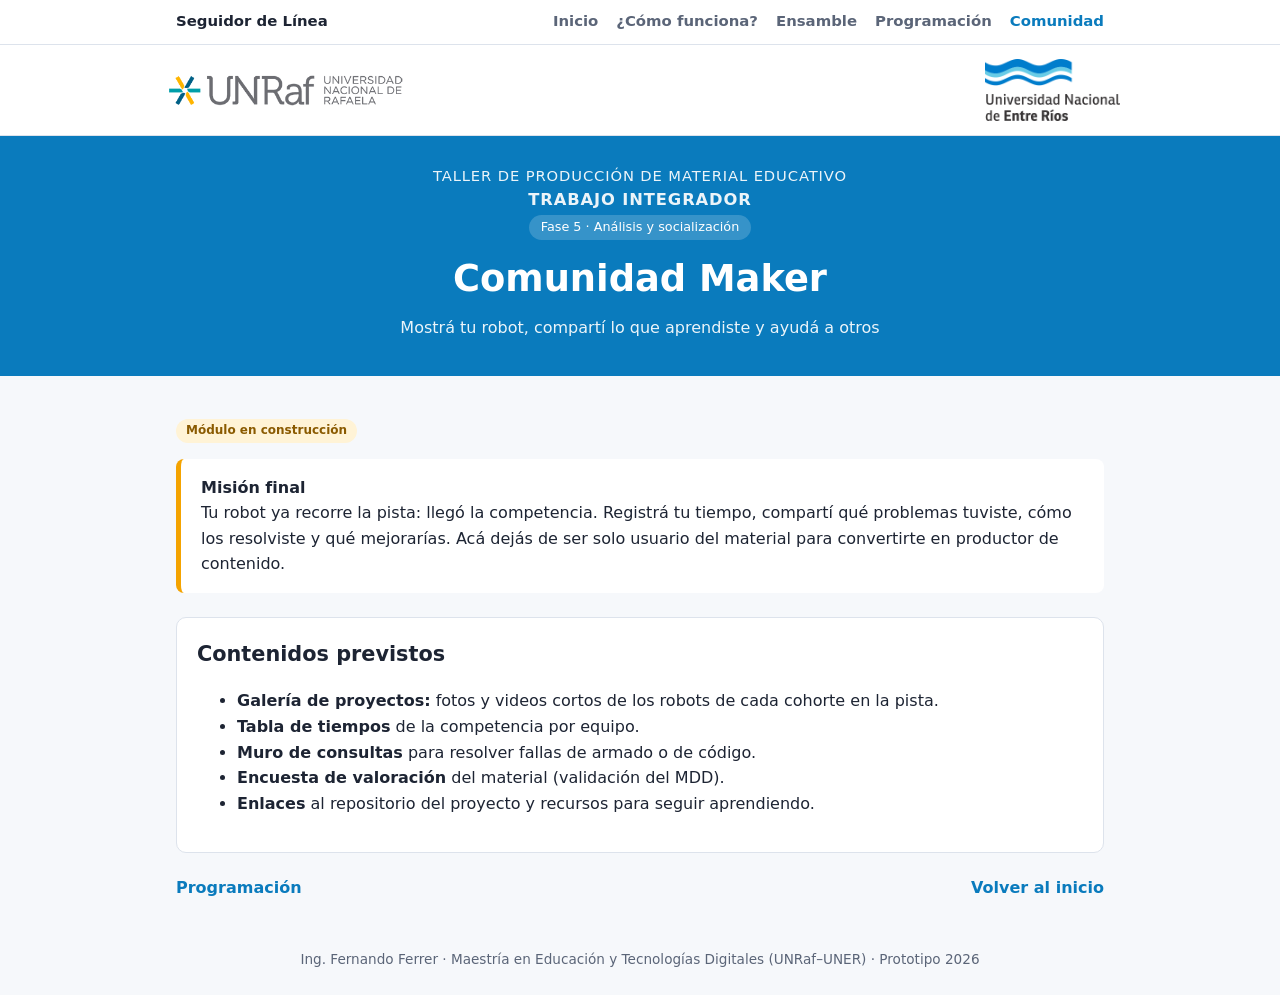
<file: comunidad.html>
<!doctype html>
<html lang="es">
<head>
<meta charset="utf-8">
<meta name="viewport" content="width=device-width, initial-scale=1">
<title>Comunidad Maker · Seguidor de Línea</title>
<link rel="stylesheet" href="styles.css">
</head>
<body>
<nav class="top"><div class="in">
  <a class="marca" href="index.html">Seguidor de Línea</a>
  <a href="index.html">Inicio</a>
  <a href="como-funciona.html">¿Cómo funciona?</a>
  <a href="ensamble.html">Ensamble</a>
  <a href="programacion.html">Programación</a>
  <a class="activo" href="comunidad.html">Comunidad</a>
</div></nav>

<header class="hero">
  <div class="logos">
    <img src="Imagen/Enc-UNRAF-web-3.png" alt="Universidad Nacional de Rafaela (UNRaf)" onerror="this.style.display='none'">
    <img src="Imagen/Logo%20Uner%20Original.png" alt="Universidad Nacional de Entre Ríos (UNER)" onerror="this.style.display='none'">
  </div>
  <p class="copete"><span class="taller">Taller de Producción de Material Educativo</span><br><strong>Trabajo integrador</strong></p>
  <span class="fase">Fase 5 · Análisis y socialización</span>
  <h1>Comunidad Maker</h1>
  <p>Mostrá tu robot, compartí lo que aprendiste y ayudá a otros</p>
</header>

<main>
  <p><span class="badge wip">Módulo en construcción</span></p>
  <div class="reto">
    <strong>Misión final</strong><br>
    Tu robot ya recorre la pista: llegó la competencia. Registrá tu tiempo, compartí qué problemas tuviste,
    cómo los resolviste y qué mejorarías. Acá dejás de ser solo usuario del material para convertirte en productor de contenido.
  </div>

  <section class="caja">
    <h2>Contenidos previstos</h2>
    <ul>
      <li><strong>Galería de proyectos:</strong> fotos y videos cortos de los robots de cada cohorte en la pista.</li>
      <li><strong>Tabla de tiempos</strong> de la competencia por equipo.</li>
      <li><strong>Muro de consultas</strong> para resolver fallas de armado o de código.</li>
      <li><strong>Encuesta de valoración</strong> del material (validación del MDD).</li>
      <li><strong>Enlaces</strong> al repositorio del proyecto y recursos para seguir aprendiendo.</li>
    </ul>
  </section>

  <div class="pasos">
    <a href="programacion.html">Programación</a>
    <a href="index.html">Volver al inicio</a>
  </div>
</main>

<footer>
  Ing. Fernando Ferrer · Maestría en Educación y Tecnologías Digitales (UNRaf–UNER) · Prototipo 2026
</footer>
</body>
</html>
</file>
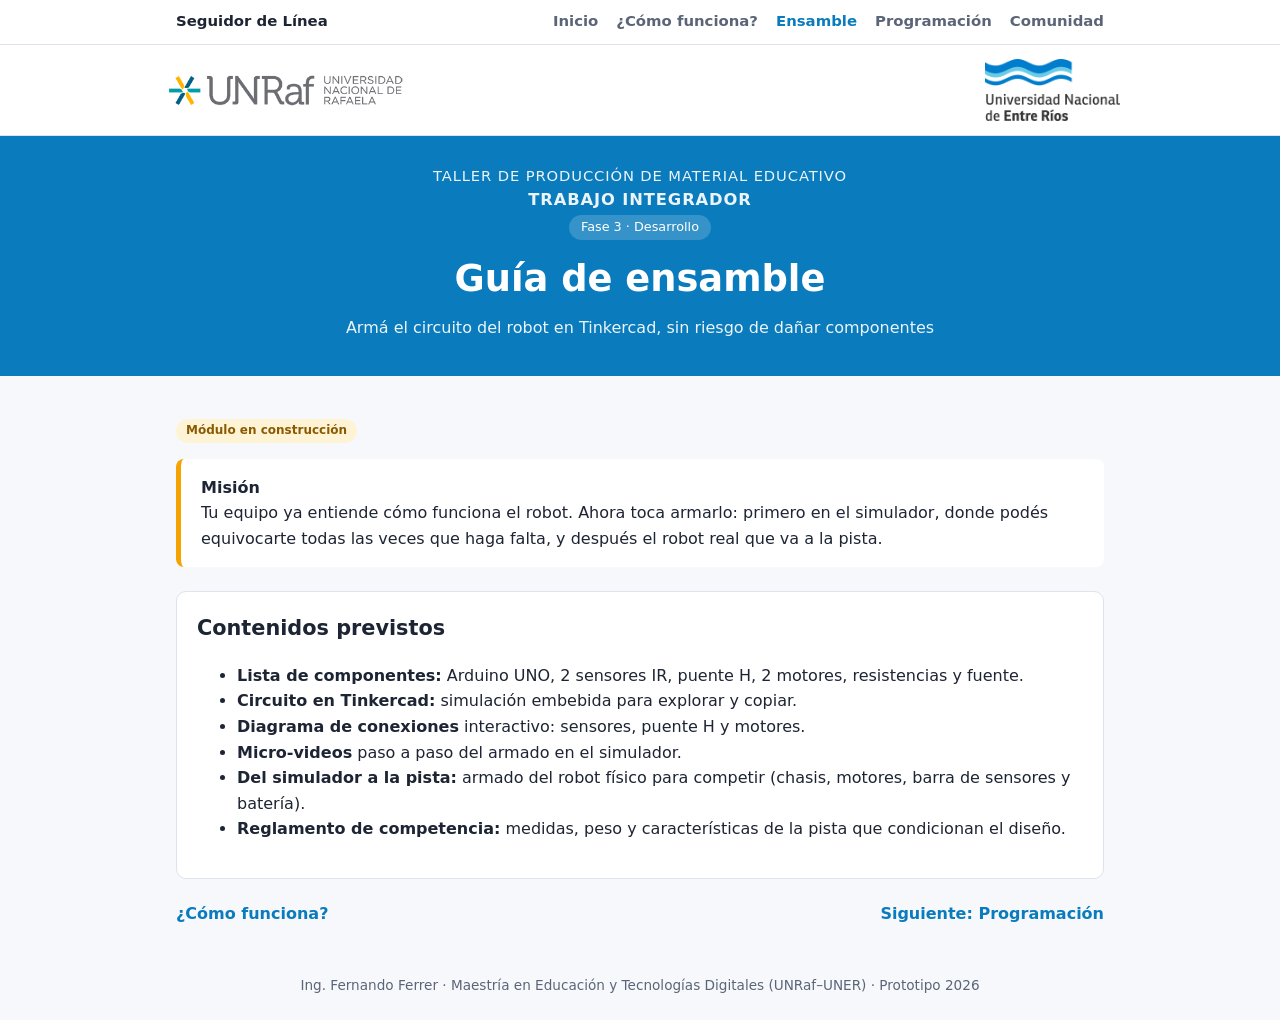
<file: ensamble.html>
<!doctype html>
<html lang="es">
<head>
<meta charset="utf-8">
<meta name="viewport" content="width=device-width, initial-scale=1">
<title>Guía de ensamble · Seguidor de Línea</title>
<link rel="stylesheet" href="styles.css">
</head>
<body>
<nav class="top"><div class="in">
  <a class="marca" href="index.html">Seguidor de Línea</a>
  <a href="index.html">Inicio</a>
  <a href="como-funciona.html">¿Cómo funciona?</a>
  <a class="activo" href="ensamble.html">Ensamble</a>
  <a href="programacion.html">Programación</a>
  <a href="comunidad.html">Comunidad</a>
</div></nav>

<header class="hero">
  <div class="logos">
    <img src="Imagen/Enc-UNRAF-web-3.png" alt="Universidad Nacional de Rafaela (UNRaf)" onerror="this.style.display='none'">
    <img src="Imagen/Logo%20Uner%20Original.png" alt="Universidad Nacional de Entre Ríos (UNER)" onerror="this.style.display='none'">
  </div>
  <p class="copete"><span class="taller">Taller de Producción de Material Educativo</span><br><strong>Trabajo integrador</strong></p>
  <span class="fase">Fase 3 · Desarrollo</span>
  <h1>Guía de ensamble</h1>
  <p>Armá el circuito del robot en Tinkercad, sin riesgo de dañar componentes</p>
</header>

<main>
  <p><span class="badge wip">Módulo en construcción</span></p>
  <div class="reto">
    <strong>Misión</strong><br>
    Tu equipo ya entiende cómo funciona el robot. Ahora toca armarlo: primero en el simulador,
    donde podés equivocarte todas las veces que haga falta, y después el robot real que va a la pista.
  </div>

  <section class="caja">
    <h2>Contenidos previstos</h2>
    <ul>
      <li><strong>Lista de componentes:</strong> Arduino UNO, 2 sensores IR, puente H, 2 motores, resistencias y fuente.</li>
      <li><strong>Circuito en Tinkercad:</strong> simulación embebida para explorar y copiar.</li>
      <li><strong>Diagrama de conexiones</strong> interactivo: sensores, puente H y motores.</li>
      <li><strong>Micro-videos</strong> paso a paso del armado en el simulador.</li>
      <li><strong>Del simulador a la pista:</strong> armado del robot físico para competir (chasis, motores, barra de sensores y batería).</li>
      <li><strong>Reglamento de competencia:</strong> medidas, peso y características de la pista que condicionan el diseño.</li>
    </ul>
  </section>

  <div class="pasos">
    <a href="como-funciona.html">¿Cómo funciona?</a>
    <a href="programacion.html">Siguiente: Programación </a>
  </div>
</main>

<footer>
  Ing. Fernando Ferrer · Maestría en Educación y Tecnologías Digitales (UNRaf–UNER) · Prototipo 2026
</footer>
</body>
</html>
</file>
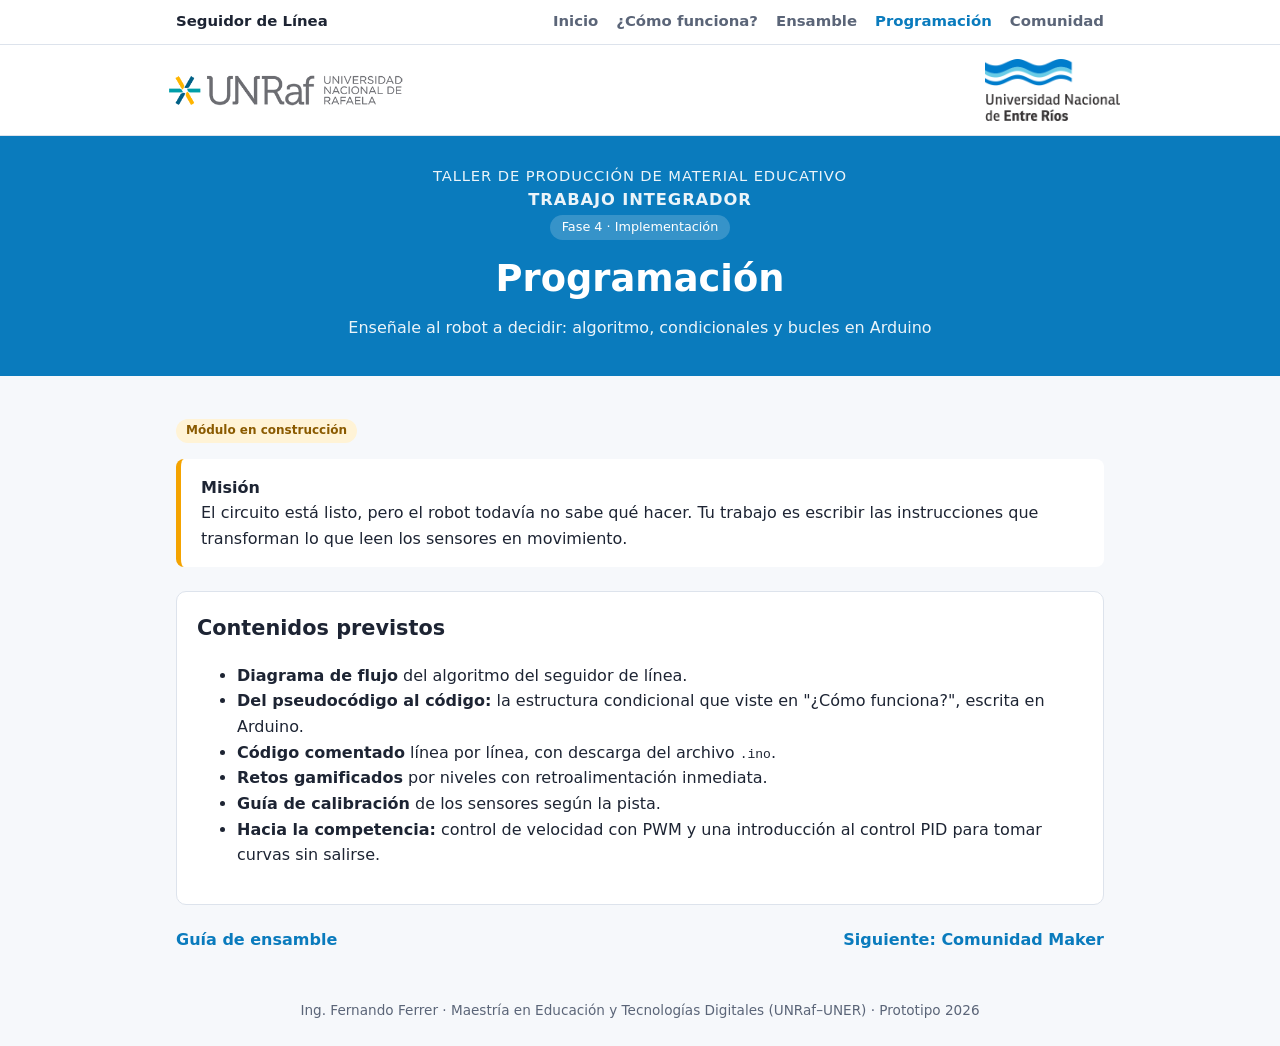
<file: programacion.html>
<!doctype html>
<html lang="es">
<head>
<meta charset="utf-8">
<meta name="viewport" content="width=device-width, initial-scale=1">
<title>Programación · Seguidor de Línea</title>
<link rel="stylesheet" href="styles.css">
</head>
<body>
<nav class="top"><div class="in">
  <a class="marca" href="index.html">Seguidor de Línea</a>
  <a href="index.html">Inicio</a>
  <a href="como-funciona.html">¿Cómo funciona?</a>
  <a href="ensamble.html">Ensamble</a>
  <a class="activo" href="programacion.html">Programación</a>
  <a href="comunidad.html">Comunidad</a>
</div></nav>

<header class="hero">
  <div class="logos">
    <img src="Imagen/Enc-UNRAF-web-3.png" alt="Universidad Nacional de Rafaela (UNRaf)" onerror="this.style.display='none'">
    <img src="Imagen/Logo%20Uner%20Original.png" alt="Universidad Nacional de Entre Ríos (UNER)" onerror="this.style.display='none'">
  </div>
  <p class="copete"><span class="taller">Taller de Producción de Material Educativo</span><br><strong>Trabajo integrador</strong></p>
  <span class="fase">Fase 4 · Implementación</span>
  <h1>Programación</h1>
  <p>Enseñale al robot a decidir: algoritmo, condicionales y bucles en Arduino</p>
</header>

<main>
  <p><span class="badge wip">Módulo en construcción</span></p>
  <div class="reto">
    <strong>Misión</strong><br>
    El circuito está listo, pero el robot todavía no sabe qué hacer. Tu trabajo es escribir las instrucciones
    que transforman lo que leen los sensores en movimiento.
  </div>

  <section class="caja">
    <h2>Contenidos previstos</h2>
    <ul>
      <li><strong>Diagrama de flujo</strong> del algoritmo del seguidor de línea.</li>
      <li><strong>Del pseudocódigo al código:</strong> la estructura condicional que viste en "¿Cómo funciona?", escrita en Arduino.</li>
      <li><strong>Código comentado</strong> línea por línea, con descarga del archivo <code>.ino</code>.</li>
      <li><strong>Retos gamificados</strong> por niveles con retroalimentación inmediata.</li>
      <li><strong>Guía de calibración</strong> de los sensores según la pista.</li>
      <li><strong>Hacia la competencia:</strong> control de velocidad con PWM y una introducción al control PID para tomar curvas sin salirse.</li>
    </ul>
  </section>

  <div class="pasos">
    <a href="ensamble.html">Guía de ensamble</a>
    <a href="comunidad.html">Siguiente: Comunidad Maker </a>
  </div>
</main>

<footer>
  Ing. Fernando Ferrer · Maestría en Educación y Tecnologías Digitales (UNRaf–UNER) · Prototipo 2026
</footer>
</body>
</html>
</file>
<file: styles.css>
:root{
  --bg:#f6f8fb; --card:#ffffff; --text:#1d2433; --muted:#5b6578;
  --accent:#0a7bbd; --accent-soft:#e3f1fa; --accent2:#f4a300;
  --ok:#1f9d55; --bad:#d64545; --border:#dde3ec;
}
@media (prefers-color-scheme: dark){
  :root{ --bg:#11151c; --card:#1a202b; --text:#e8ecf3; --muted:#9aa5b8;
         --border:#2c3442; --accent:#3aa8e8; --accent-soft:#16303f; }
}
*{box-sizing:border-box}
body{margin:0;font-family:system-ui,-apple-system,"Segoe UI",Roboto,sans-serif;background:var(--bg);color:var(--text);line-height:1.6}
a{color:var(--accent)}
nav.top{background:var(--card);border-bottom:1px solid var(--border);position:sticky;top:0;z-index:10}
nav.top .in{max-width:960px;margin:0 auto;padding:10px 16px;display:flex;flex-wrap:wrap;gap:6px 18px;align-items:center}
nav.top a{text-decoration:none;color:var(--muted);font-size:.93rem;font-weight:600}
nav.top a.marca{color:var(--text);margin-right:auto}
nav.top a.activo{color:var(--accent)}
header.hero{background:var(--accent);color:#fff;padding:36px 16px;text-align:center}
header.hero h1{margin:0 0 6px;font-size:clamp(1.5rem,4vw,2.3rem)}
header.hero p{margin:0;opacity:.92}
.fase{display:inline-block;background:rgba(255,255,255,.18);border-radius:20px;padding:2px 12px;font-size:.8rem;margin-bottom:10px}
main{max-width:960px;margin:0 auto;padding:24px 16px}
.reto{background:var(--card);border-left:5px solid var(--accent2);padding:16px 20px;border-radius:8px;margin-bottom:24px}
.caja{background:var(--card);border:1px solid var(--border);border-radius:10px;padding:20px;margin-bottom:22px}
.caja h2{margin-top:0;font-size:1.3rem}
.grid{display:grid;grid-template-columns:repeat(auto-fit,minmax(200px,1fr));gap:14px}
.nodo{background:var(--card);border:1px solid var(--border);border-radius:10px;padding:16px;text-decoration:none;color:var(--text);display:block}
.nodo:hover{border-color:var(--accent)}
.nodo strong{display:block;color:var(--accent);margin-bottom:4px}
.nodo span{color:var(--muted);font-size:.92rem}
.badge{display:inline-block;font-size:.75rem;font-weight:700;padding:2px 10px;border-radius:12px;background:var(--accent-soft);color:var(--accent)}
.badge.wip{background:#fff3d6;color:#8a5a00}
label{display:block;margin:10px 0 4px;font-weight:600}
input[type=number]{width:100%;max-width:220px;padding:8px;border:1px solid var(--border);border-radius:6px;background:var(--bg);color:var(--text);font-size:1rem}
button{padding:10px 18px;border:0;border-radius:6px;background:var(--accent);color:#fff;font-size:1rem;cursor:pointer}
button.sec{background:var(--accent-soft);color:var(--accent)}
.res{margin-top:14px;font-weight:600}
.video{position:relative;aspect-ratio:16/9;background:var(--accent-soft);border:2px dashed var(--accent);border-radius:10px;display:flex;align-items:center;justify-content:center;text-align:center;padding:16px;color:var(--accent)}
.video iframe{position:absolute;inset:0;width:100%;height:100%;border:0;border-radius:10px}
details{border:1px solid var(--border);border-radius:8px;padding:10px 14px;margin:8px 0;background:var(--bg)}
summary{cursor:pointer;font-weight:600}
.pregunta{margin:18px 0}
.pregunta p{font-weight:600;margin:0 0 8px}
.opc{display:block;width:100%;text-align:left;margin:6px 0;background:var(--bg);color:var(--text);border:1px solid var(--border)}
.opc.ok{background:#e1f5e9;border-color:var(--ok);color:#135c33}
.opc.mal{background:#fbe3e3;border-color:var(--bad);color:#7a1f1f}
.fb{font-size:.93rem;color:var(--muted);margin-top:4px}
.pasos{display:flex;justify-content:space-between;gap:12px;flex-wrap:wrap;margin-top:10px}
.pasos a{font-weight:600;text-decoration:none}
footer{text-align:center;color:var(--muted);font-size:.85rem;padding:24px 16px}
svg text{font-family:system-ui,sans-serif}

/* Copete institucional */
.logos{display:flex;justify-content:space-between;align-items:center;gap:16px;flex-wrap:wrap;
  background:#fff;margin:-36px -16px 28px;padding:14px max(16px, calc((100% - 928px)/2));border-bottom:1px solid var(--border)}
.logos img{height:54px;width:auto}
.logos img[alt*="Entre"]{height:62px}
.copete{margin:0 0 12px;font-size:.92rem;letter-spacing:.06em;text-transform:uppercase;opacity:.95}
.copete strong{font-size:1.02rem}
.audio-hero{max-width:520px;margin:18px auto 0;background:rgba(255,255,255,.14);border-radius:10px;padding:10px 14px}
.audio-hero p{margin:0 0 6px;font-weight:600}
.audio-hero audio{width:100%}
@media (max-width:520px){.logos{justify-content:center}.logos img{height:42px}.logos img[alt*="Entre"]{height:48px}}

/* Simulación */
.sim{display:grid;grid-template-columns:minmax(0,1.6fr) minmax(0,1fr);gap:18px;margin-top:14px}
@media (max-width:860px){.sim{grid-template-columns:1fr}}
.sim-pista canvas{width:100%;height:auto;display:block;border:1px solid var(--border);border-radius:8px;background:#f7f7f4}
.sim-controles{display:flex;flex-wrap:wrap;gap:10px 14px;align-items:center;margin-top:12px}
.sim-controles label{display:flex;align-items:center;gap:6px;margin:0;font-weight:600;font-size:.93rem}
.sim-controles select{padding:7px 8px;border:1px solid var(--border);border-radius:6px;background:var(--bg);color:var(--text);font-size:.95rem}
.sim-check{font-weight:400 !important}
button:disabled{opacity:.45;cursor:not-allowed}
.sim-estado{margin:10px 0 0;font-size:.95rem;font-weight:600;color:var(--accent)}
.sim-panel{font-size:.92rem}
.sim-tiempo{display:flex;justify-content:space-between;align-items:baseline;border:1px solid var(--border);border-radius:8px;padding:8px 12px;margin-bottom:12px;background:var(--bg)}
.sim-tiempo strong{font-size:1.5rem;font-variant-numeric:tabular-nums}
.sim-tabla{width:100%;border-collapse:collapse;margin-bottom:6px}
.sim-tabla th,.sim-tabla td{text-align:left;padding:5px 6px;border-bottom:1px solid var(--border)}
.sim-tabla th{font-size:.8rem;color:var(--muted);font-weight:600}
.sim-tabla td:nth-child(2){font-variant-numeric:tabular-nums}
.sim-tabla td.neg{color:var(--bad);font-weight:700}
.sim-tabla td.on{color:var(--ok);font-weight:700}
.sim-nota{margin:0 0 12px;font-size:.82rem;color:var(--muted)}
.sim-sub{margin:12px 0 4px;font-weight:700;font-size:.85rem;text-transform:uppercase;letter-spacing:.04em;color:var(--muted)}
.sim-codigo{margin:0;padding:6px;border:1px solid var(--border);border-radius:8px;background:var(--bg);font-family:ui-monospace,Consolas,monospace;font-size:.8rem;line-height:1.5}
.sim-codigo span{display:block;padding:3px 6px;border-radius:4px}
.sim-codigo span.activa{background:var(--accent);color:#fff}
.sim-monitor{margin:0;padding:8px 10px;border-radius:8px;background:#12161d;color:#9ee6a8;font-size:.8rem;min-height:9.5em;tab-size:8;overflow-x:auto}

.sim-codigo span.def{color:var(--muted);border-bottom:1px dashed var(--border);border-radius:0;margin-bottom:3px}
.sim-codigo span.def b{color:var(--accent)}
</file>
